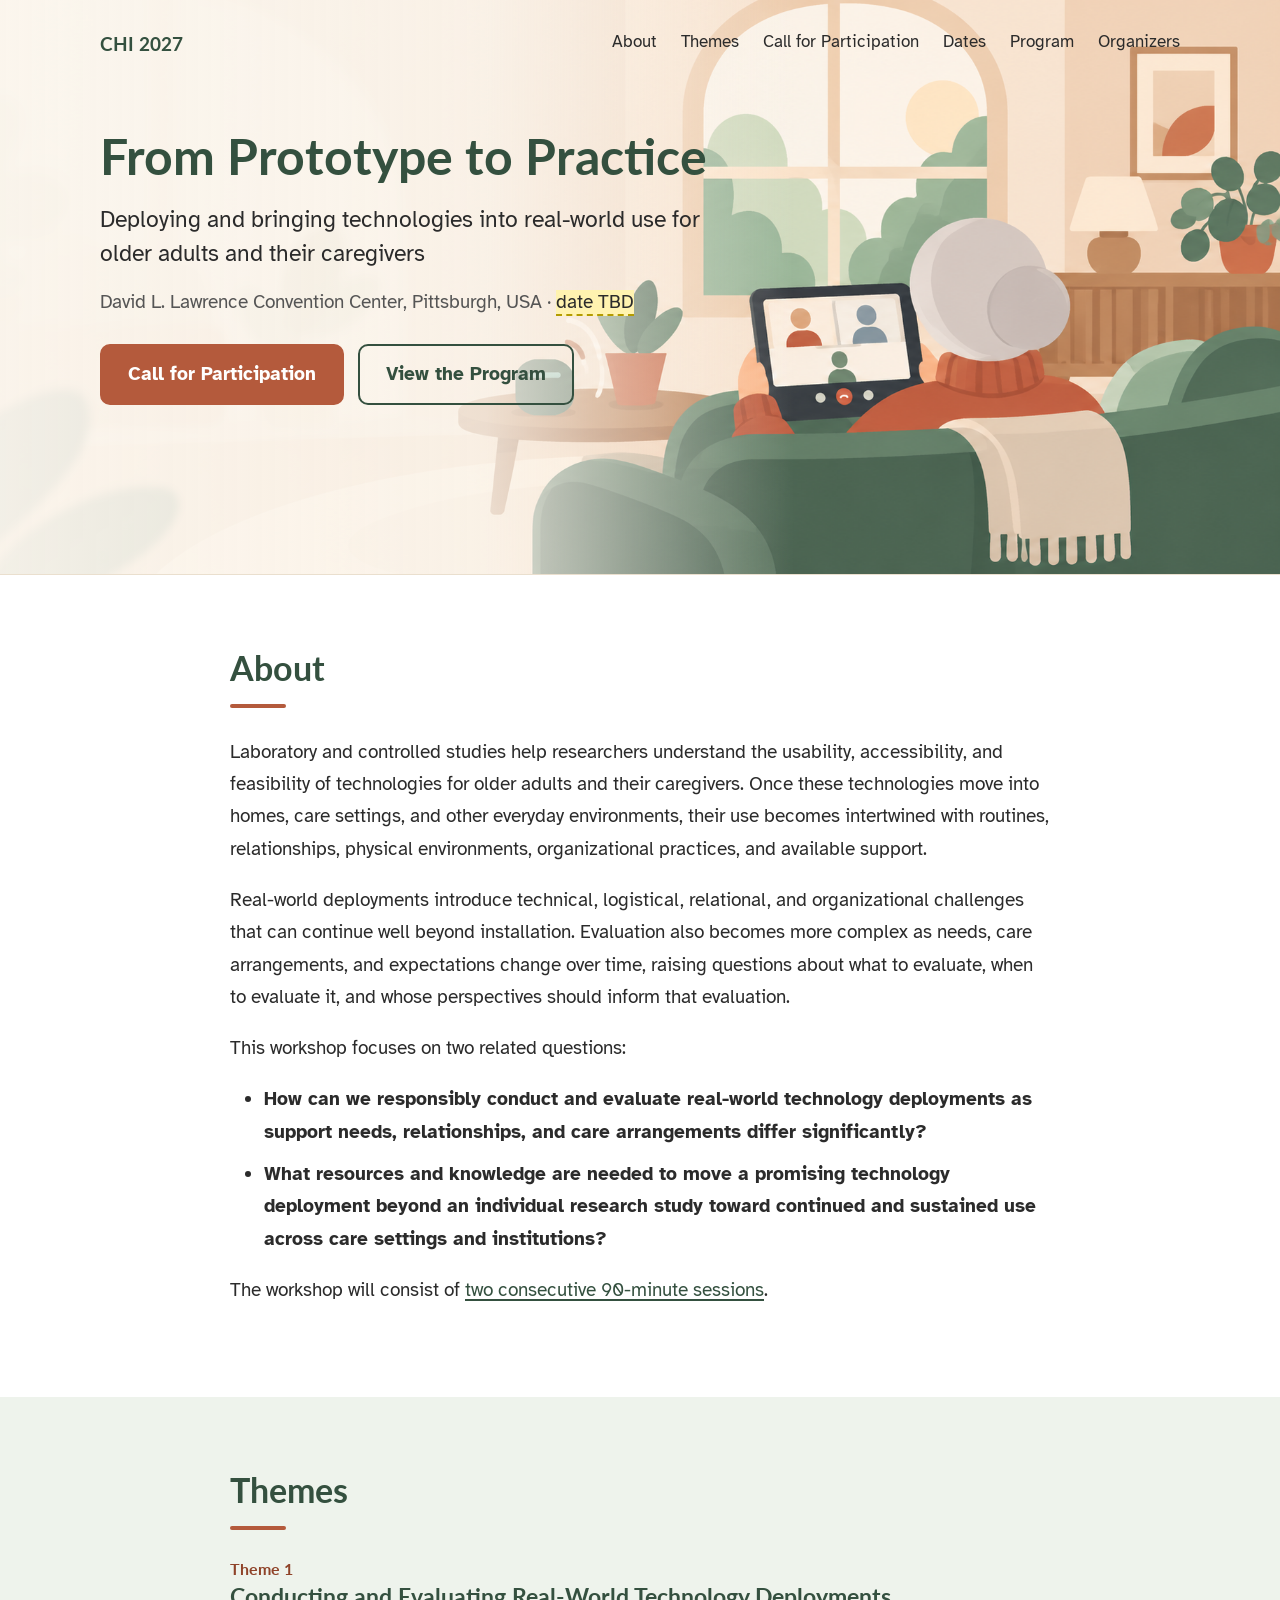
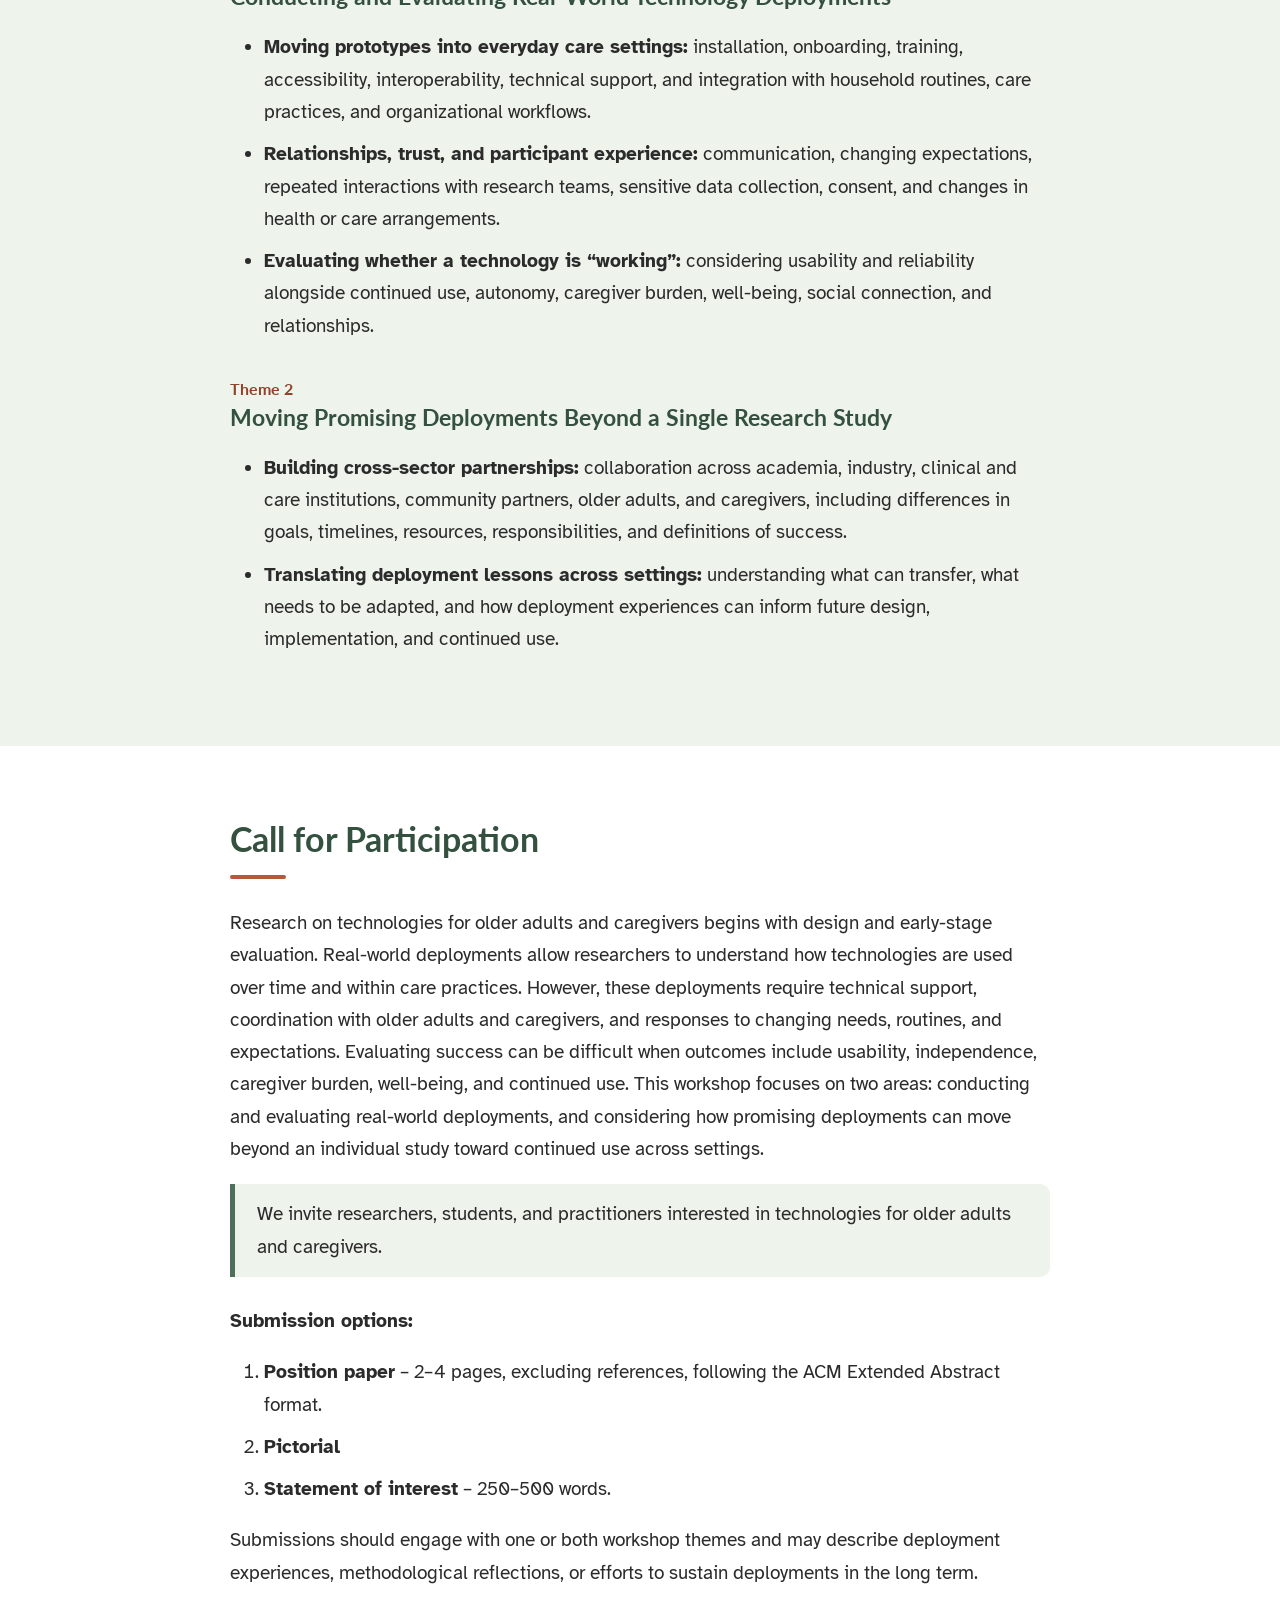
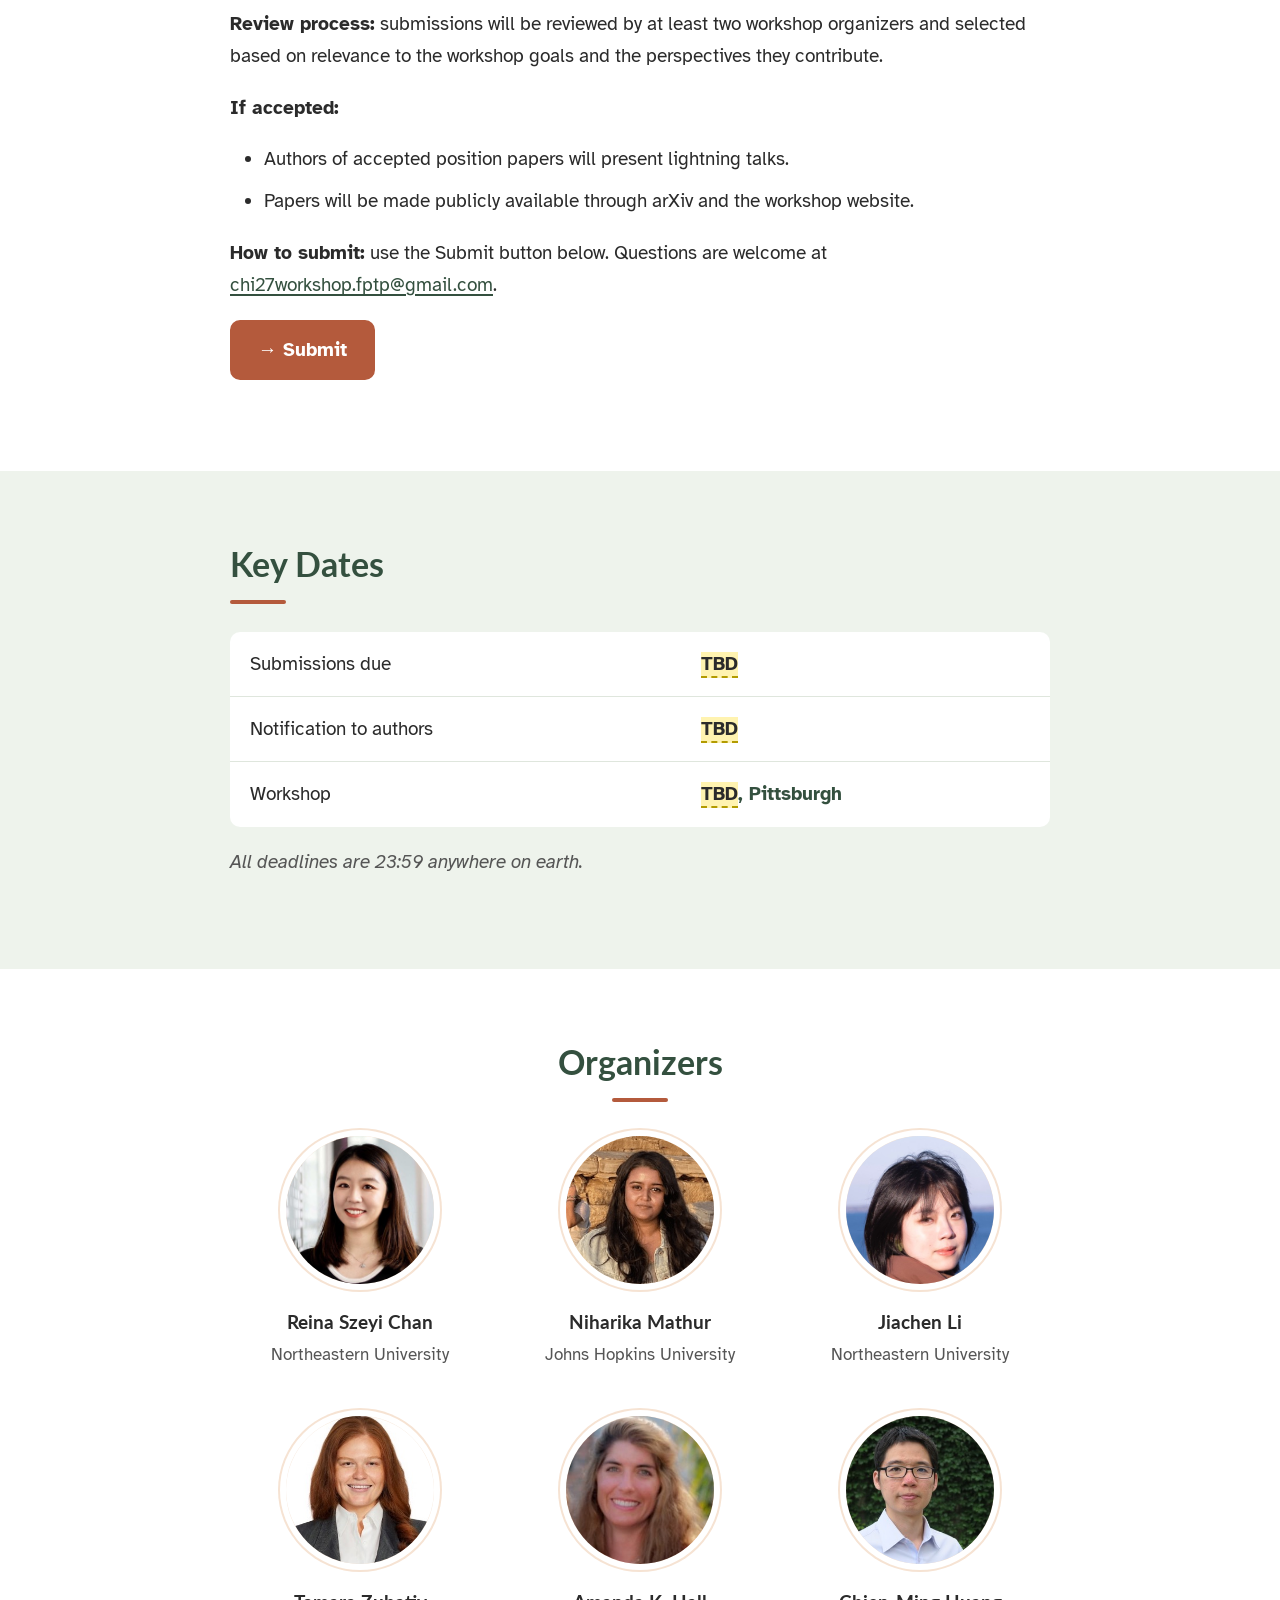
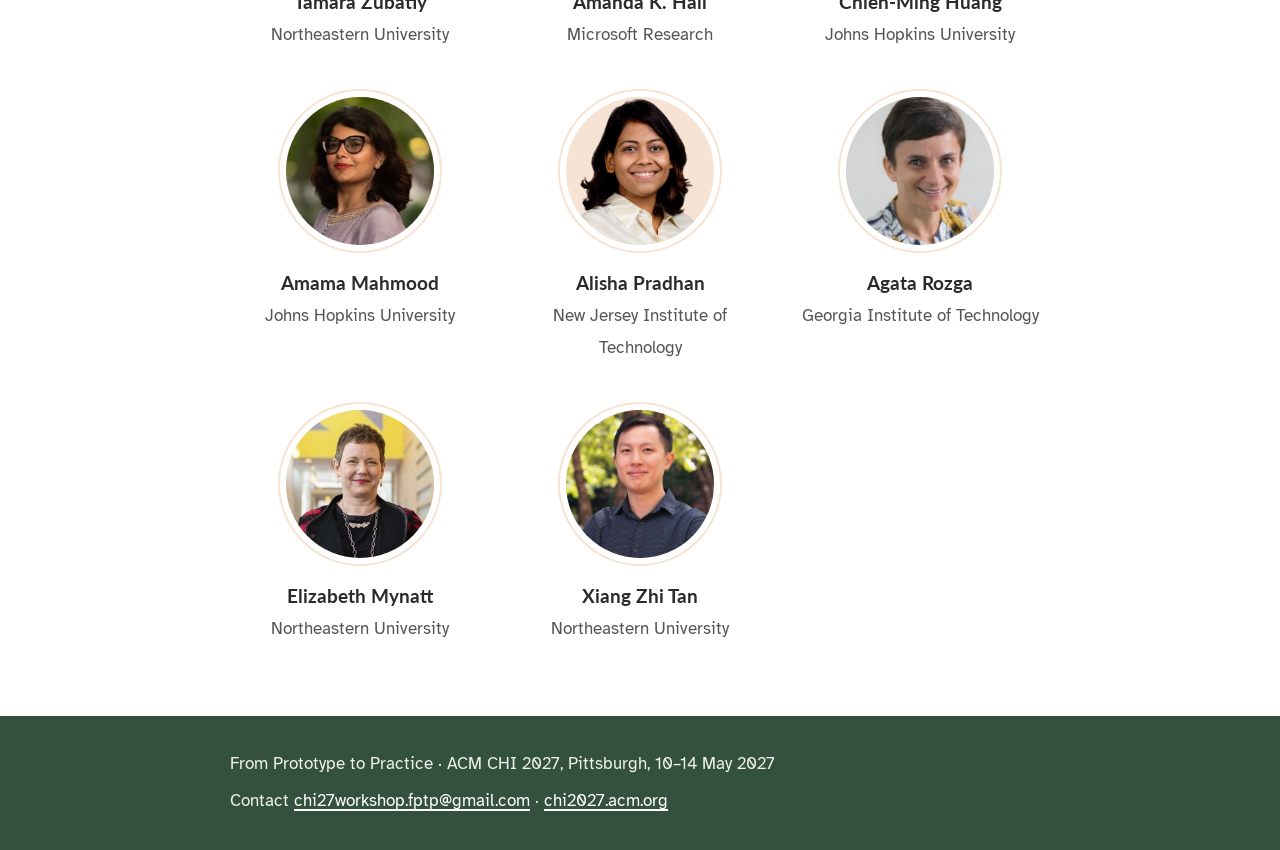
<file: index.html>
<!DOCTYPE html>
<html lang="en">

<head>
    <meta charset="utf-8">
    <meta name="viewport" content="width=device-width, initial-scale=1">
    <title>From Prototype to Practice — CHI 2027 Workshop</title>
    <meta name="description"
        content="A CHI 2027 workshop on deploying and bringing technologies into real-world use for older adults and caregivers.">
    <!-- line to be removed before publication: this page is not yet ready for indexing -->
    <meta name="robots" content="noindex, nofollow">
    <link rel="preconnect" href="https://fonts.googleapis.com">
    <link rel="preconnect" href="https://fonts.gstatic.com" crossorigin>
    <link href="https://fonts.googleapis.com/css2?family=Atkinson+Hyperlegible:ital,wght@0,400;0,700;1,400&family=Lato:wght@700;900&display=swap"
        rel="stylesheet">
    <link rel="stylesheet" type="text/css" href="style.css">
</head>

<body>

    <header class="masthead">
        <div class="topnav">
            <a class="brand" href="index.html">CHI 2027</a>
            <nav aria-label="Workshop pages">
                <a href="#about">About</a>
                <a href="#themes">Themes</a>
                <a href="#participation">Call for Participation</a>
                <a href="#dates">Dates</a>
                <a href="program.html">Program</a>
                <a href="#organizers">Organizers</a>
            </nav>
        </div>
        <div class="hero">
            <div class="hero-text">
                <h1>From Prototype to Practice</h1>
                <p class="subtitle">Deploying and bringing technologies into real-world use for older adults and
                    their caregivers</p>
                <p class="meta">David L. Lawrence Convention Center, Pittsburgh, USA &middot; <span class="todo">date
                        TBD</span></p>
                <div class="actions">
                    <a class="btn" href="#participation">Call for Participation</a>
                    <a class="btn outline" href="program.html">View the Program</a>
                </div>
            </div>
        </div>
    </header>

    <main id="main">

        <section id="about" class="block">
            <div class="wrap">
                <h2>About</h2>
                <p>Laboratory and controlled studies help researchers understand the usability, accessibility, and
                    feasibility of technologies for older adults and their caregivers. Once these technologies move into
                    homes, care settings, and other everyday environments, their use becomes intertwined with routines,
                    relationships, physical environments, organizational practices, and available support.</p>
                <p>Real-world deployments introduce technical, logistical, relational, and organizational challenges
                    that can continue well beyond installation. Evaluation also becomes more complex as needs, care
                    arrangements, and expectations change over time, raising questions about what to evaluate, when to
                    evaluate it, and whose perspectives should inform that evaluation.</p>
                <p>This workshop focuses on two related questions:</p>
                <ul>
                    <li><b>How can we responsibly conduct and evaluate real-world technology deployments as support
                            needs, relationships, and care arrangements differ significantly?</b></li>
                    <li><b>What resources and knowledge are needed to move a promising technology deployment beyond an
                            individual research study toward continued and sustained use across care settings and
                            institutions?</b></li>
                </ul>
                <p>The workshop will consist of <a href="program.html">two consecutive 90-minute
                        sessions</a>.</p>
            </div>
        </section>

        <section id="themes" class="block alt">
            <div class="wrap">
                <h2>Themes</h2>
                <h3 class="theme"><span>Theme 1</span>Conducting and Evaluating Real-World Technology Deployments</h3>
                <ul>
                    <li><b>Moving prototypes into everyday care settings:</b> installation, onboarding, training,
                        accessibility, interoperability, technical support, and integration with household routines, care
                        practices, and organizational workflows.</li>
                    <li><b>Relationships, trust, and participant experience:</b> communication, changing expectations,
                        repeated interactions with research teams, sensitive data collection, consent, and changes in
                        health or care arrangements.</li>
                    <li><b>Evaluating whether a technology is &ldquo;working&rdquo;:</b> considering usability and
                        reliability alongside continued use, autonomy, caregiver burden, well-being, social connection,
                        and relationships.</li>
                </ul>

                <h3 class="theme"><span>Theme 2</span>Moving Promising Deployments Beyond a Single Research Study</h3>
                <ul>
                    <li><b>Building cross-sector partnerships:</b> collaboration across academia, industry, clinical
                        and care institutions, community partners, older adults, and caregivers, including differences in goals,
                        timelines, resources, responsibilities, and definitions of success.</li>
                    <li><b>Translating deployment lessons across settings:</b> understanding what can transfer, what
                        needs to be adapted, and how deployment experiences can inform future design, implementation,
                        and continued use.</li>
                </ul>
            </div>
        </section>

        <section id="participation" class="block">
            <div class="wrap">
                <h2>Call for Participation</h2>
                <p>Research on technologies for older adults and caregivers begins with design and early-stage
                    evaluation. Real-world deployments allow researchers to understand how technologies are used over
                    time and within care practices. However, these deployments require technical support, coordination
                    with older adults and caregivers, and responses to changing needs, routines, and expectations.
                    Evaluating success can be difficult when outcomes include usability, independence, caregiver burden,
                    well-being, and continued use. This workshop focuses on two areas: conducting and evaluating
                    real-world deployments, and considering how promising deployments can move beyond an individual
                    study toward continued use across settings.</p>
                <div class="callout">We invite researchers, students, and practitioners interested in technologies for
                    older adults and caregivers.</div>

                <p><b>Submission options:</b></p>
                <ol>
                    <li><b>Position paper</b> &ndash; 2&ndash;4 pages, excluding references, following the ACM Extended
                        Abstract format.</li>
                    <li><b>Pictorial</b></li>
                    <li><b>Statement of interest</b> &ndash; 250&ndash;500 words.</li>
                </ol>
                <p>Submissions should engage with one or both workshop themes and may describe deployment experiences,
                    methodological reflections, or efforts to sustain deployments in the long term.</p>

                <p><b>Review process:</b> submissions will be reviewed by at least two workshop organizers and selected based on
                    relevance to the workshop goals and the perspectives they contribute.</p>

                <p><b>If accepted:</b></p>
                <ul>
                    <li>Authors of accepted position papers will present lightning talks.</li>
                    <li>Papers will be made publicly available through arXiv and the workshop website.</li>
                </ul>

                <p><b>How to submit:</b> use the Submit button below. Questions are welcome at <a href="mailto:chi27workshop.fptp@gmail.com">chi27workshop.fptp@gmail.com</a>.</p>

                <!-- TODO: point the Submit button at the submission link (EasyChair/PCS) -->
                <p><a class="btn" href="#">&rarr; Submit</a></p>
            </div>
        </section>

        <section id="dates" class="block alt">
            <div class="wrap">
                <h2>Key Dates</h2>
                <table class="dates">
                    <tbody>
                        <tr>
                            <th scope="row">Submissions due</th>
                            <td><span class="todo">TBD</span></td>
                        </tr>
                        <tr>
                            <th scope="row">Notification to authors</th>
                            <td><span class="todo">TBD</span></td>
                        </tr>
                        <tr>
                            <th scope="row">Workshop</th>
                            <td><span class="todo">TBD</span>, Pittsburgh</td>
                        </tr>
                    </tbody>
                </table>
                <p class="note">All deadlines are 23:59 anywhere on earth.</p>
            </div>
        </section>

        <section id="organizers" class="block">
            <div class="wrap">
                <h2 class="center">Organizers</h2>
                <ul class="organizers">
                    <li><div class="avatar"><img src="images/organizers/chan.jpg" alt="Reina Szeyi Chan"></div><b>Reina Szeyi Chan</b><span>Northeastern University</span></li>
                    <li><div class="avatar"><img src="images/organizers/mathur.jpg" alt="Niharika Mathur"></div><b>Niharika Mathur</b><span>Johns Hopkins University</span></li>
                    <li><div class="avatar"><img src="images/organizers/li.jpg" alt="Jiachen Li"></div><b>Jiachen Li</b><span>Northeastern University</span></li>
                    <li><div class="avatar"><img src="images/organizers/zubatiy.jpg" alt="Tamara Zubatiy"></div><b>Tamara Zubatiy</b><span>Northeastern University</span></li>
                    <li><div class="avatar"><img src="images/organizers/hall.jpeg" alt="Amanda K. Hall"></div><b>Amanda K. Hall</b><span>Microsoft Research</span></li>
                    <li><div class="avatar"><img src="images/organizers/huang.jpg" alt="Chien-Ming Huang"></div><b>Chien-Ming Huang</b><span>Johns Hopkins University</span></li>
                    <li><div class="avatar"><img src="images/organizers/mahmood.jpg" alt="Amama Mahmood"></div><b>Amama Mahmood</b><span>Johns Hopkins University</span></li>
                    <li><div class="avatar"><img src="images/organizers/pradhan.png" alt="Alisha Pradhan"></div><b>Alisha Pradhan</b><span>New Jersey Institute of Technology</span></li>
                    <li><div class="avatar"><img src="images/organizers/rozga.jpg" alt="Agata Rozga"></div><b>Agata Rozga</b><span>Georgia Institute of Technology</span></li>
                    <li><div class="avatar"><img src="images/organizers/mynatt.jpg" alt="Elizabeth Mynatt"></div><b>Elizabeth Mynatt</b><span>Northeastern University</span></li>
                    <li><div class="avatar"><img src="images/organizers/tan.jpg" alt="Xiang Zhi Tan"></div><b>Xiang Zhi Tan</b><span>Northeastern University</span></li>
                </ul>
            </div>
        </section>

    </main>

    <footer>
        <div class="wrap">
            <span>From Prototype to Practice &middot; ACM CHI 2027, Pittsburgh, 10&ndash;14 May 2027</span>
            <span>Contact <a href="mailto:chi27workshop.fptp@gmail.com">chi27workshop.fptp@gmail.com</a> &middot; <a
                    href="https://chi2027.acm.org/">chi2027.acm.org</a></span>
        </div>
    </footer>

</body>

</html>
</file>
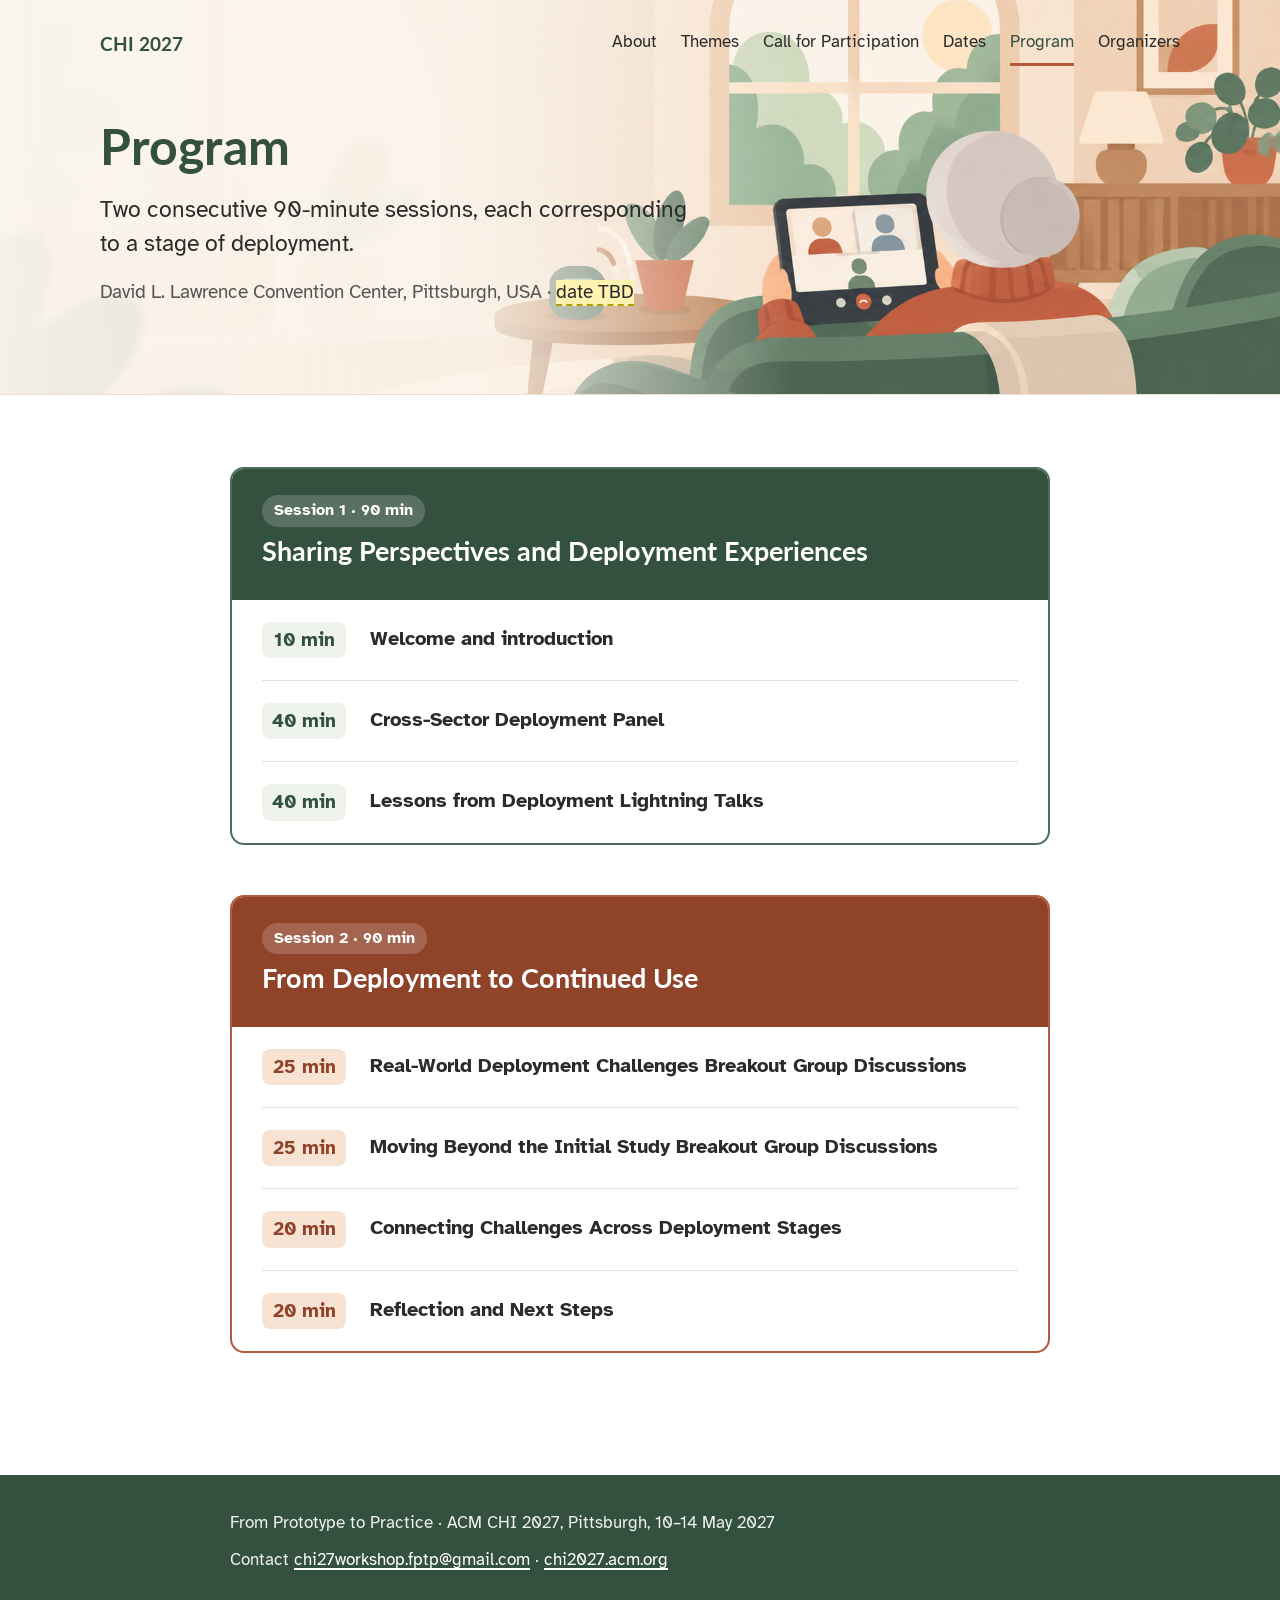
<file: program.html>
<!DOCTYPE html>
<html lang="en">

<head>
    <meta charset="utf-8">
    <meta name="viewport" content="width=device-width, initial-scale=1">
    <title>Program — From Prototype to Practice, CHI 2027 Workshop</title>
    <meta name="description"
        content="A CHI 2027 workshop on deploying and bringing technologies into real-world use for older adults and caregivers.">
    <!-- line to be removed before publication: this page is not yet ready for indexing -->
    <meta name="robots" content="noindex, nofollow">
    <link rel="preconnect" href="https://fonts.googleapis.com">
    <link rel="preconnect" href="https://fonts.gstatic.com" crossorigin>
    <link href="https://fonts.googleapis.com/css2?family=Atkinson+Hyperlegible:ital,wght@0,400;0,700;1,400&family=Lato:wght@700;900&display=swap"
        rel="stylesheet">
    <link rel="stylesheet" type="text/css" href="style.css">
</head>

<body>

    <header class="masthead">
        <div class="topnav">
            <a class="brand" href="index.html">CHI 2027</a>
            <nav aria-label="Workshop pages">
                <a href="index.html#about">About</a>
                <a href="index.html#themes">Themes</a>
                <a href="index.html#participation">Call for Participation</a>
                <a href="index.html#dates">Dates</a>
                <a href="program.html" aria-current="page">Program</a>
                <a href="index.html#organizers">Organizers</a>
            </nav>
        </div>
        <div class="hero short">
            <h1>Program</h1>
            <p class="subtitle">Two consecutive 90-minute sessions, each corresponding to a stage of deployment.</p>
            <p class="meta">David L. Lawrence Convention Center, Pittsburgh, USA &middot; <span class="todo">date
                    TBD</span></p>
        </div>
    </header>

    <main id="main">

        <section id="program" class="block">
            <div class="wrap">

                <div class="session">
                    <div class="session-head">
                        <p class="session-num">Session 1 &middot; 90 min</p>
                        <h3>Sharing Perspectives and Deployment Experiences</h3>
                    </div>
                    <ol class="activities">
                        <li>
                            <span class="time">10 min</span>
                            <div>
                                <b>Welcome and introduction</b>
                            </div>
                        </li>
                        <li>
                            <span class="time">40 min</span>
                            <div>
                                <b>Cross-Sector Deployment Panel</b>
                            </div>
                        </li>
                        <li>
                            <span class="time">40 min</span>
                            <div>
                                <b>Lessons from Deployment Lightning Talks</b>
                            </div>
                        </li>
                    </ol>
                </div>

                <div class="session second">
                    <div class="session-head">
                        <p class="session-num">Session 2 &middot; 90 min</p>
                        <h3>From Deployment to Continued Use</h3>
                    </div>
                    <ol class="activities">
                        <li>
                            <span class="time">25 min</span>
                            <div>
                                <b>Real-World Deployment Challenges Breakout Group Discussions</b>
                            </div>
                        </li>
                        <li>
                            <span class="time">25 min</span>
                            <div>
                                <b>Moving Beyond the Initial Study Breakout Group Discussions</b>
                            </div>
                        </li>
                        <li>
                            <span class="time">20 min</span>
                            <div>
                                <b>Connecting Challenges Across Deployment Stages</b>
                            </div>
                        </li>
                        <li>
                            <span class="time">20 min</span>
                            <div>
                                <b>Reflection and Next Steps</b>
                            </div>
                        </li>
                    </ol>
                </div>

            </div>
        </section>

    </main>

    <footer>
        <div class="wrap">
            <span>From Prototype to Practice &middot; ACM CHI 2027, Pittsburgh, 10&ndash;14 May 2027</span>
            <span>Contact <a href="mailto:chi27workshop.fptp@gmail.com">chi27workshop.fptp@gmail.com</a> &middot; <a
                    href="https://chi2027.acm.org/">chi2027.acm.org</a></span>
        </div>
    </footer>

</body>

</html>
</file>
<file: style.css>
:root {
    --sage-dark: #34503f;
    --sage: #4f6f5b;
    --sage-light: #eef3ec;
    --terracotta: #b45a3c;
    --terracotta-dark: #8f4329;
    --cream: #fbf6ee;
    --peach: #f6e3d3;
    --text: #2b2b2b;
    --muted: #555555;
    --heading: Lato, "Helvetica Neue", Helvetica, Arial, sans-serif;
}

* {
    box-sizing: border-box;
}

body {
    margin: 0;
    color: var(--text);
    background: #fff;
    font-family: "Atkinson Hyperlegible", Verdana, Arial, sans-serif;
    font-size: 19px;
    line-height: 1.7;
}

a {
    color: var(--sage-dark);
    text-decoration-thickness: 2px;
    text-underline-offset: 3px;
}

a:hover {
    color: var(--terracotta-dark);
}

:focus-visible {
    outline: 3px solid var(--terracotta);
    outline-offset: 3px;
}

/* masthead: navigation + text laid over the banner illustration */
.masthead {
    background:
        linear-gradient(90deg, rgba(251, 246, 238, 0.95) 0%, rgba(251, 246, 238, 0.8) 38%, rgba(251, 246, 238, 0) 62%),
        var(--cream) url("images/banner.png") right center / cover no-repeat;
    border-bottom: 1px solid #eadfce;
}

.topnav {
    max-width: 1140px;
    margin: 0 auto;
    padding: 22px 30px;
    display: flex;
    flex-wrap: wrap;
    justify-content: space-between;
    align-items: center;
    gap: 10px 24px;
}

.topnav .brand {
    font-family: var(--heading);
    font-weight: 700;
    font-size: 19px;
    color: var(--sage-dark);
    text-decoration: none;
}

.topnav nav {
    display: flex;
    flex-wrap: wrap;
    gap: 4px 24px;
}

.topnav nav a {
    font-size: 17px;
    color: var(--text);
    text-decoration: none;
    padding: 6px 0;
    border-bottom: 3px solid transparent;
}

.topnav nav a:hover,
.topnav nav a[aria-current="page"] {
    color: var(--sage-dark);
    border-bottom-color: var(--terracotta);
}

.hero {
    max-width: 1140px;
    margin: 0 auto;
    min-height: clamp(420px, 38vw, 620px);
    padding: 40px 30px 70px;
}

.hero-text {
    max-width: 600px;
}

.hero h1 {
    font-family: var(--heading);
    font-weight: 700;
    font-size: 50px;
    line-height: 1.15;
    color: var(--sage-dark);
    margin: 0;
    white-space: nowrap;
}

.hero .subtitle {
    font-size: 23px;
    line-height: 1.45;
    margin: 18px 0 16px;
}

.hero .meta {
    color: var(--muted);
    margin: 0 0 26px;
}

.actions {
    display: flex;
    flex-wrap: wrap;
    gap: 14px;
}

.btn {
    display: inline-block;
    min-height: 52px;
    padding: 12px 26px;
    border-radius: 10px;
    border: 2px solid var(--terracotta);
    background: var(--terracotta);
    color: #fff;
    font-weight: 700;
    text-decoration: none;
}

.btn:hover {
    background: var(--terracotta-dark);
    border-color: var(--terracotta-dark);
    color: #fff;
}

.btn.outline {
    background: transparent;
    border-color: var(--sage-dark);
    color: var(--sage-dark);
}

.btn.outline:hover {
    background: var(--sage-light);
    color: var(--sage-dark);
}

.hero.short {
    min-height: 0;
    padding-top: 30px;
    padding-bottom: 60px;
}

.hero.short > * {
    max-width: 600px;
}

/* sections */
section.block {
    padding: 72px 0;
}

section.alt {
    background: var(--sage-light);
}

.wrap {
    max-width: 880px;
    margin: 0 auto;
    padding: 0 30px;
}

h2 {
    font-family: var(--heading);
    font-weight: 700;
    font-size: 34px;
    line-height: 1.25;
    color: var(--sage-dark);
    margin: 0 0 28px;
}

h2::after {
    content: "";
    display: block;
    width: 56px;
    height: 4px;
    margin-top: 14px;
    border-radius: 2px;
    background: var(--terracotta);
}

h2.center {
    text-align: center;
}

h2.center::after {
    margin-left: auto;
    margin-right: auto;
}

ul,
ol {
    padding-left: 34px;
}

li {
    margin-bottom: 10px;
}

h3.theme {
    font-family: var(--heading);
    font-weight: 700;
    font-size: 23px;
    line-height: 1.35;
    color: var(--sage-dark);
    margin: 36px 0 12px;
}

h2 + h3.theme {
    margin-top: 0;
}

h3.theme span {
    display: block;
    font-size: 16px;
    color: var(--terracotta-dark);
    margin-bottom: 2px;
}

.callout {
    border-left: 5px solid var(--sage);
    background: var(--sage-light);
    border-radius: 0 10px 10px 0;
    padding: 14px 22px;
    margin: 0 0 28px;
}

table.dates {
    width: 100%;
    border-collapse: collapse;
    background: #fff;
    border-radius: 10px;
    overflow: hidden;
}

table.dates th,
table.dates td {
    text-align: left;
    padding: 16px 20px;
    border-bottom: 1px solid #dfe6dd;
}

table.dates tr:last-child th,
table.dates tr:last-child td {
    border-bottom: 0;
}

table.dates th {
    font-weight: normal;
    width: 55%;
}

table.dates td {
    font-weight: 700;
    color: var(--sage-dark);
}

.note {
    font-style: italic;
    color: var(--muted);
}

/* organizers */
.organizers {
    list-style: none;
    padding: 0;
    margin: 0;
    display: grid;
    grid-template-columns: repeat(3, 1fr);
    gap: 40px 20px;
    text-align: center;
}

.organizers li {
    margin: 0;
}

.avatar {
    width: 160px;
    height: 160px;
    margin: 0 auto 16px;
    border-radius: 50%;
    border: 6px solid #fff;
    box-shadow: 0 0 0 2px var(--peach);
    background: var(--peach);
    display: flex;
    align-items: center;
    justify-content: center;
    font-family: var(--heading);
    font-size: 40px;
    font-weight: 700;
    color: var(--terracotta);
    overflow: hidden;
}

.avatar img {
    width: 100%;
    height: 100%;
    object-fit: cover;
    object-position: center 15%;
}

.organizers b {
    display: block;
    font-family: var(--heading);
    font-size: 19px;
}

.organizers span {
    color: var(--muted);
    font-size: 17px;
}

/* program */
.session {
    border: 2px solid var(--sage);
    border-radius: 14px;
    overflow: hidden;
    margin: 0 0 50px;
    background: #fff;
}

.session-head {
    background: var(--sage-dark);
    color: #fff;
    padding: 24px 30px;
}

.session.second {
    border-color: var(--terracotta);
}

.session.second .session-head {
    background: var(--terracotta-dark);
}

.session-head .session-num {
    display: inline-block;
    margin: 0 0 6px;
    padding: 2px 12px;
    border-radius: 999px;
    background: rgba(255, 255, 255, 0.18);
    font-size: 16px;
    font-weight: 700;
}

.session-head h3 {
    margin: 0 0 8px;
    font-family: var(--heading);
    font-size: 27px;
    line-height: 1.3;
}

.session-head p {
    margin: 0;
}

ol.activities {
    list-style: none;
    margin: 0;
    padding: 0 30px;
}

ol.activities li {
    display: flex;
    gap: 24px;
    margin: 0;
    padding: 22px 0;
    border-bottom: 1px solid #e3e3e3;
}

ol.activities li:last-child {
    border-bottom: 0;
}

ol.activities .time {
    flex: 0 0 84px;
    align-self: flex-start;
    text-align: center;
    padding: 2px 0;
    border-radius: 8px;
    background: var(--sage-light);
    color: var(--sage-dark);
    font-weight: 700;
    white-space: nowrap;
}

.session.second ol.activities .time {
    background: var(--peach);
    color: var(--terracotta-dark);
}

ol.activities b {
    display: block;
    font-size: 20px;
}

ol.activities p {
    margin: 4px 0 0;
    color: #444;
}

.todo {
    background-color: #fff3b0;
    border-bottom: 2px dashed #b39b00;
    color: var(--text);
}

footer {
    background: var(--sage-dark);
    color: #eef3ec;
}

footer a {
    color: #fff;
}

footer .wrap {
    display: flex;
    flex-wrap: wrap;
    justify-content: space-between;
    gap: 8px 20px;
    padding-top: 34px;
    padding-bottom: 34px;
    font-size: 17px;
}

/* narrower screens: keep the text on the banner, fading top-to-bottom so the scene shows below the buttons */
@media (max-width: 1000px) {
    .masthead {
        background:
            linear-gradient(180deg, rgba(251, 246, 238, 0.95) 0%, rgba(251, 246, 238, 0.88) 55%, rgba(251, 246, 238, 0.1) 88%),
            var(--cream) url("images/banner.png") 72% center / cover no-repeat;
    }

    .hero {
        min-height: 0;
        padding-bottom: 200px;
    }

    .hero.short {
        padding-bottom: 160px;
    }
}

@media (max-width: 820px) {

    .hero h1 {
        font-size: 38px;
        white-space: normal;
    }

    .hero .subtitle {
        font-size: 21px;
    }

    .topnav {
        padding: 18px 20px;
    }

    .hero,
    .wrap {
        padding-left: 20px;
        padding-right: 20px;
    }

    section.block {
        padding: 52px 0;
    }

    h2 {
        font-size: 29px;
    }

    .organizers {
        grid-template-columns: 1fr 1fr;
    }

    .avatar {
        width: 124px;
        height: 124px;
        font-size: 32px;
    }

    ol.activities {
        padding: 0 20px;
    }

    ol.activities li {
        flex-direction: column;
        gap: 8px;
    }

    .session-head {
        padding: 20px;
    }
}
</file>
